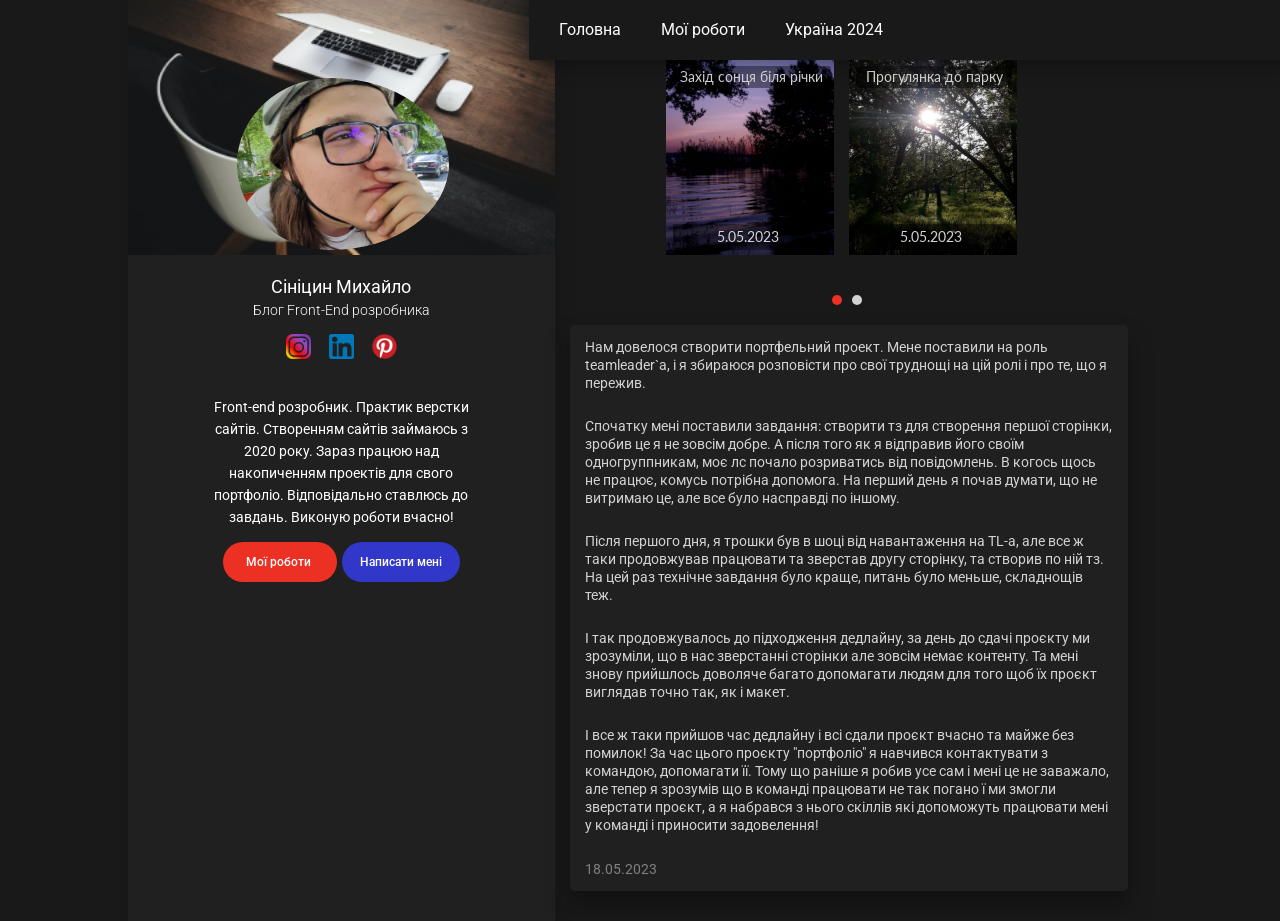
<file: index.html>
<!DOCTYPE html>
<html lang="ua">
    <head>
        <meta charset="UTF-8">
        <meta http-equiv="X-UA-Compatible" content="IE=edge">
        <meta name="viewport" content="width=device-width, initial-scale=1.0">
        <title>Портфолио</title>
        <link rel="preconnect" href="https://fonts.googleapis.com">
        <link rel="preconnect" href="https://fonts.gstatic.com" crossorigin>
        <link href="https://fonts.googleapis.com/css2?family=Lato:wght@400;700;900&family=Roboto:wght@400;500;700&display=swap" rel="stylesheet">
        <link rel="stylesheet" href="css/slick.css">
        <link rel="stylesheet" href="css/style.css">
    </head>
    <body>
        <div class="wrapper">
            <div class="nav">
                <span class="nav__title">
                    Головна
                </span>
                <input type="checkbox" id="burger">
                <label id="toggle" for="burger">
                    <span></span>
                </label>
                <nav class="menu">
                    <ul class="menu__list">
                        <li class="menu__item">
                            <a class="menu__link" href="index.html">
                                Головна
                            </a>
                        </li>
                        <li class="menu__item">
                            <a class="menu__link" href="works.html">
                                Мої роботи
                            </a>
                        </li>
                        <li class="menu__item">
                            <a class="menu__link" href="self-dev.html">
                                Україна 2024
                            </a>
                        </li>
                    </ul>
                </nav>
            </div>
            <header class="header">
                <div class="header__box">
                    <img class="header__img" src="img/header/header-img.png" alt="">
                    <img class="header__avatar" src="img/header/i-avatar.jpg" alt="">
                    <div class="header__name">
                        <h3 class="header__title">
                            Сініцин Михайло
                        </h3>
                        <h5 class="header__subtitle">
                            Блог Front-End розробника
                        </h5>
                    </div>
                    <div class="header__links">
                        <a class="header__link" href="https://www.instagram.com/shadoweus/">
                            <img class="header__social" src="img/socials/instagram.png" alt="">
                        </a>
                        <a class="header__link" href="https://www.linkedin.com/in/betacomputer-%D1%81%D0%B8%D0%BD%D0%B8%D1%86%D1%8B%D0%BD-96019026b/">
                            <img class="header__social" src="img/socials/linkedin.png" alt="">
                        </a>
                        <a class="header__link" href="https://www.pinterest.com/depcolin/">
                            <img class="header__social" src="img/socials/pinterest.png" alt="">
                        </a>
                    </div>
                    <div class="header__content">
                        <p class="header__text">
                            Front-end розробник. Практик верстки сайтів. Створенням сайтів займаюсь з 2020 року. Зараз працюю над накопиченням проектів для свого портфоліо. Відповідально ставлюсь до завдань. Виконую роботи вчасно!
                        </p>
                        <div class="header__buttons">
                            <a class="header__button header__button--red" href="works.html">
                                Мої роботи
                            </a>
                            <a class="header__button header__button--blue" href="#" onclick="messageAlert()">
                                Написати мені
                            </a>
                        </div>
                    </div>
                </div>
            </header>

            <main class="main">
                <section class="slider-blog" id="blog">
                    <div class="container">
                        <div class="slider-blog__inner">
                            <div class="slider-blog__item">
                                <div class="slider-blog__wrapper">
                                    <div class="slider-blog__box">
                                        <p class="slider-blog__text slider-blog__text--bg">
                                            Захід сонця біля річки
                                        </p>
                                        <p class="slider-blog__text slider-blog__text--two">
                                            5.05.2023
                                        </p>
                                    </div>
                                    <div class="slider-blog__box slider-blog__box--two">
                                        <p class="slider-blog__text slider-blog__text--bg">
                                            Прогулянка до парку
                                        </p>
                                        <p class="slider-blog__text slider-blog__text--two">
                                            5.05.2023
                                        </p>
                                    </div>
                                </div>
                            </div>
                            <div class="slider-blog__item">
                                <div class="slider-blog__wrapper">
                                    <div class="slider-blog__box slider-blog-box-three">
                                        <p class="slider-blog__text slider-blog__text--bg">
                                            Трішки кодингу
                                        </p>
                                        <p class="slider-blog__text slider-blog__text--two">
                                            18.05.2023
                                        </p>
                                    </div>
                                    <div class="slider-blog__box slider-blog__box--two slider-blog__box-four">
                                        <p class="slider-blog__text slider-blog__text--bg">
                                            Прогулянка з друзями
                                        </p>
                                        <p class="slider-blog__text slider-blog__text--two">
                                            20.04.2023
                                        </p>
                                    </div>
                                </div>
                            </div>
                        </div>
                    </div>
                </section>

                <section class="news">
                    <div class="container">
                        <div class="news__inner">
                            <div class="news__item">
                                <div class="news__box">
                                    <p class="news__text">
                                        Нам довелося створити портфельний проект.
                                        Мене поставили на роль teamleader`a, і я збираюся розповісти про свої труднощі на цій ролі і про те, що я пережив.
                                    </p>
                                    <p class="news__text">
                                        Спочатку мені поставили завдання: створити тз для створення першої сторінки, зробив це я не зовсім добре. А після того як я відправив його своїм одногруппникам, моє лс почало розриватись від повідомлень. В когось щось не працює, комусь потрібна допомога. На перший день я почав думати, що не витримаю це, але все було насправді по іншому.
                                    </p>
                                    <p class="news__text">
                                        Після першого дня, я трошки був в шоці від навантаження на TL-а, але все ж таки продовжував працювати та зверстав другу сторінку, та створив по ній тз. На цей раз технічне завдання було краще, питань було меньше, складнощів теж.                                    
                                    </p>
                                    <p class="news__text">
                                        І так продовжувалось до підходження дедлайну, за день до сдачі проєкту ми зрозуміли, що в нас зверстанні сторінки але зовсім немає контенту. Та мені знову прийшлось доволяче багато допомагати людям для того щоб їх проєкт виглядав точно так, як і макет.
                                    </p>
                                    <p class="news__text">
                                        І все ж таки прийшов час дедлайну і всі сдали проєкт вчасно та майже без помилок! За час цього проєкту "портфоліо" я навчився контактувати з командою, допомагати її. Тому що раніше я робив усе сам і мені це не заважало, але тепер я зрозумів що в команді працювати не так погано ї ми змогли зверстати проєкт, а я набрався з нього скіллів які допоможуть працювати мені у команді і приносити задовелення!
                                    </p>
                                    <span class="news__date">
                                        18.05.2023
                                    </span>
                                </div>
                            </div>
                            <!-- <div class="tabs">
                                <a class="tabs__link" href="#">
                                    <
                                </a>
                                <a class="tabs__link" href="#">
                                    1
                                </a>
                                <a class="tabs__link tabs__link--active" href="#">
                                    2
                                </a>
                                <a class="tabs__link" href="#">
                                    3
                                </a>
                                <a class="tabs__link" href="#">
                                    >
                                </a>
                            </div>
                        </div> -->
                    </div>
                </section>
            </main>
        </div>

        <script src="https://ajax.googleapis.com/ajax/libs/jquery/3.6.0/jquery.min.js"></script>
        <script src="js/slick.min.js"></script>
        <script src="js/index.js"></script>
    </body>
</html>
</file>
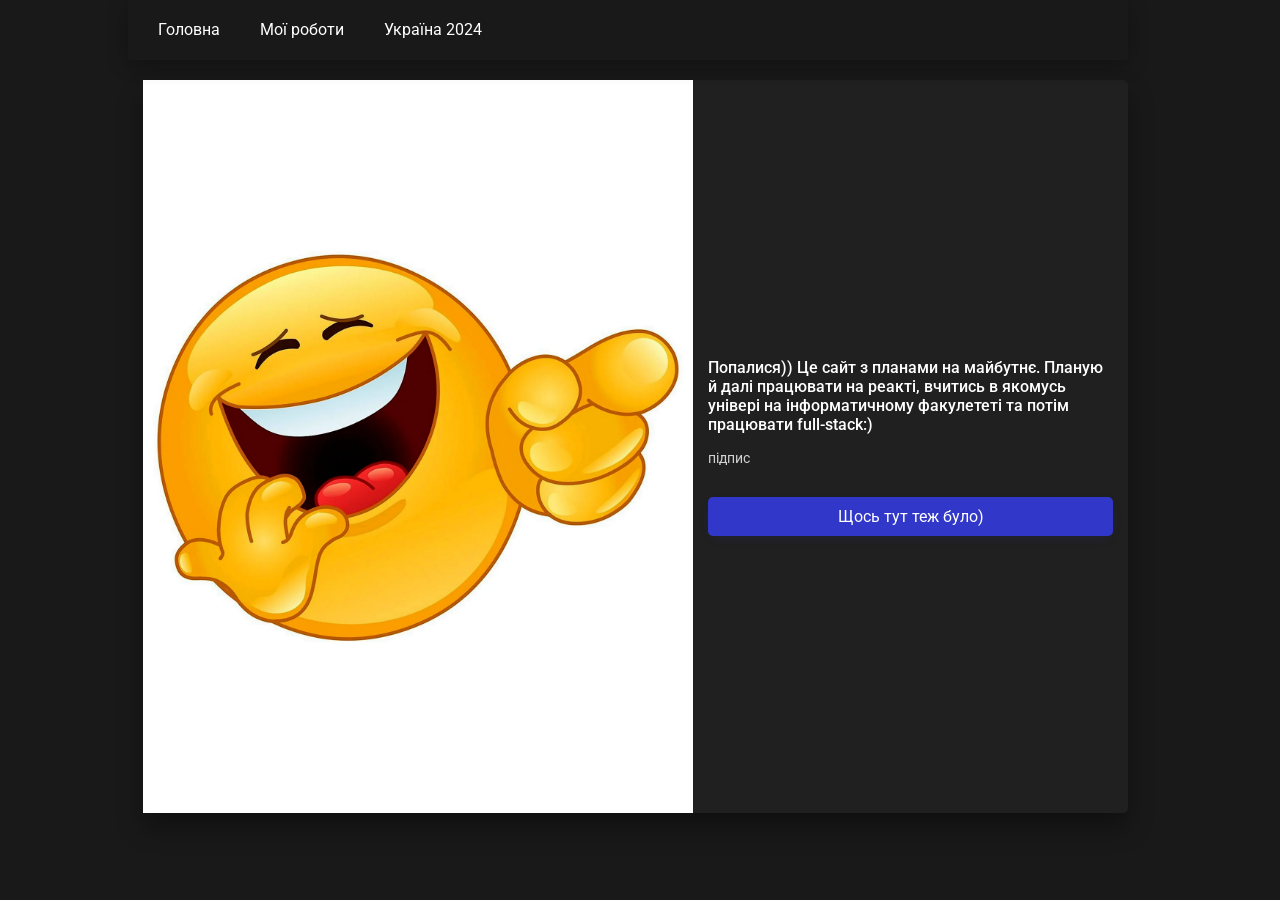
<file: self-dev.html>
<!DOCTYPE html>
<html lang="ua">
    <head>
        <meta charset="UTF-8">
        <meta http-equiv="X-UA-Compatible" content="IE=edge">
        <meta name="viewport" content="width=device-width, initial-scale=1.0">
        <title>Мої роботи</title>
        <link rel="preconnect" href="https://fonts.googleapis.com">
        <link rel="preconnect" href="https://fonts.gstatic.com" crossorigin>
        <link href="https://fonts.googleapis.com/css2?family=Lato:wght@400;700;900&family=Roboto:wght@400;500;700&display=swap" rel="stylesheet">
        <link rel="stylesheet" href="css/slick.css">
        <link rel="stylesheet" href="css/style.css">
    </head>
    <body>
        <div class="wrapper">
            <div class="nav-two">
                <span class="nav__title-two">
                    Україна 2024
                </span>
                <input type="checkbox" id="burger">
                <label id="toggle" for="burger">
                    <span></span>
                </label>
                <nav class="menu">
                    <ul class="menu__list">
                        <li class="menu__item">
                            <a class="menu__link" href="index.html">
                                Головна
                            </a>
                        </li>
                        <li class="menu__item">
                            <a class="menu__link" href="works.html">
                                Мої роботи
                            </a>
                        </li>
                        <li class="menu__item">
                            <a class="menu__link" href="self-dev.html">
                                Україна 2024
                            </a>
                        </li>
                    </ul>
                </nav>
            </div>
            <main class="main main-two">
                <section class="news news-two">
                    <div class="container">
                        <div class="news__inner news__inner-two">
                            <div class="news__item news__item-two">
                                <img class="news__img news__img-two" src="img/works/hanami.png" alt="">
                                <div class="news__box news__box-two">
                                    <h3 class="news__title">
                                        Попалися)) Це сайт з планами на майбутнє. Планую й далі працювати на реакті, вчитись в якомусь універі на інформатичному факулететі та потім працювати full-stack:)
                                    </h3>
                                    <p class="news__text">
                                        підпис
                                    </p>
                                    <a class="news__link--new" href="" target="_blank">
                                        Щось тут теж було)
                                    </a>
                                </div>
                            </div>
                        </div>
                    </div>
                </section>
            </main>
        </div>
    </body>
</html>
</file>
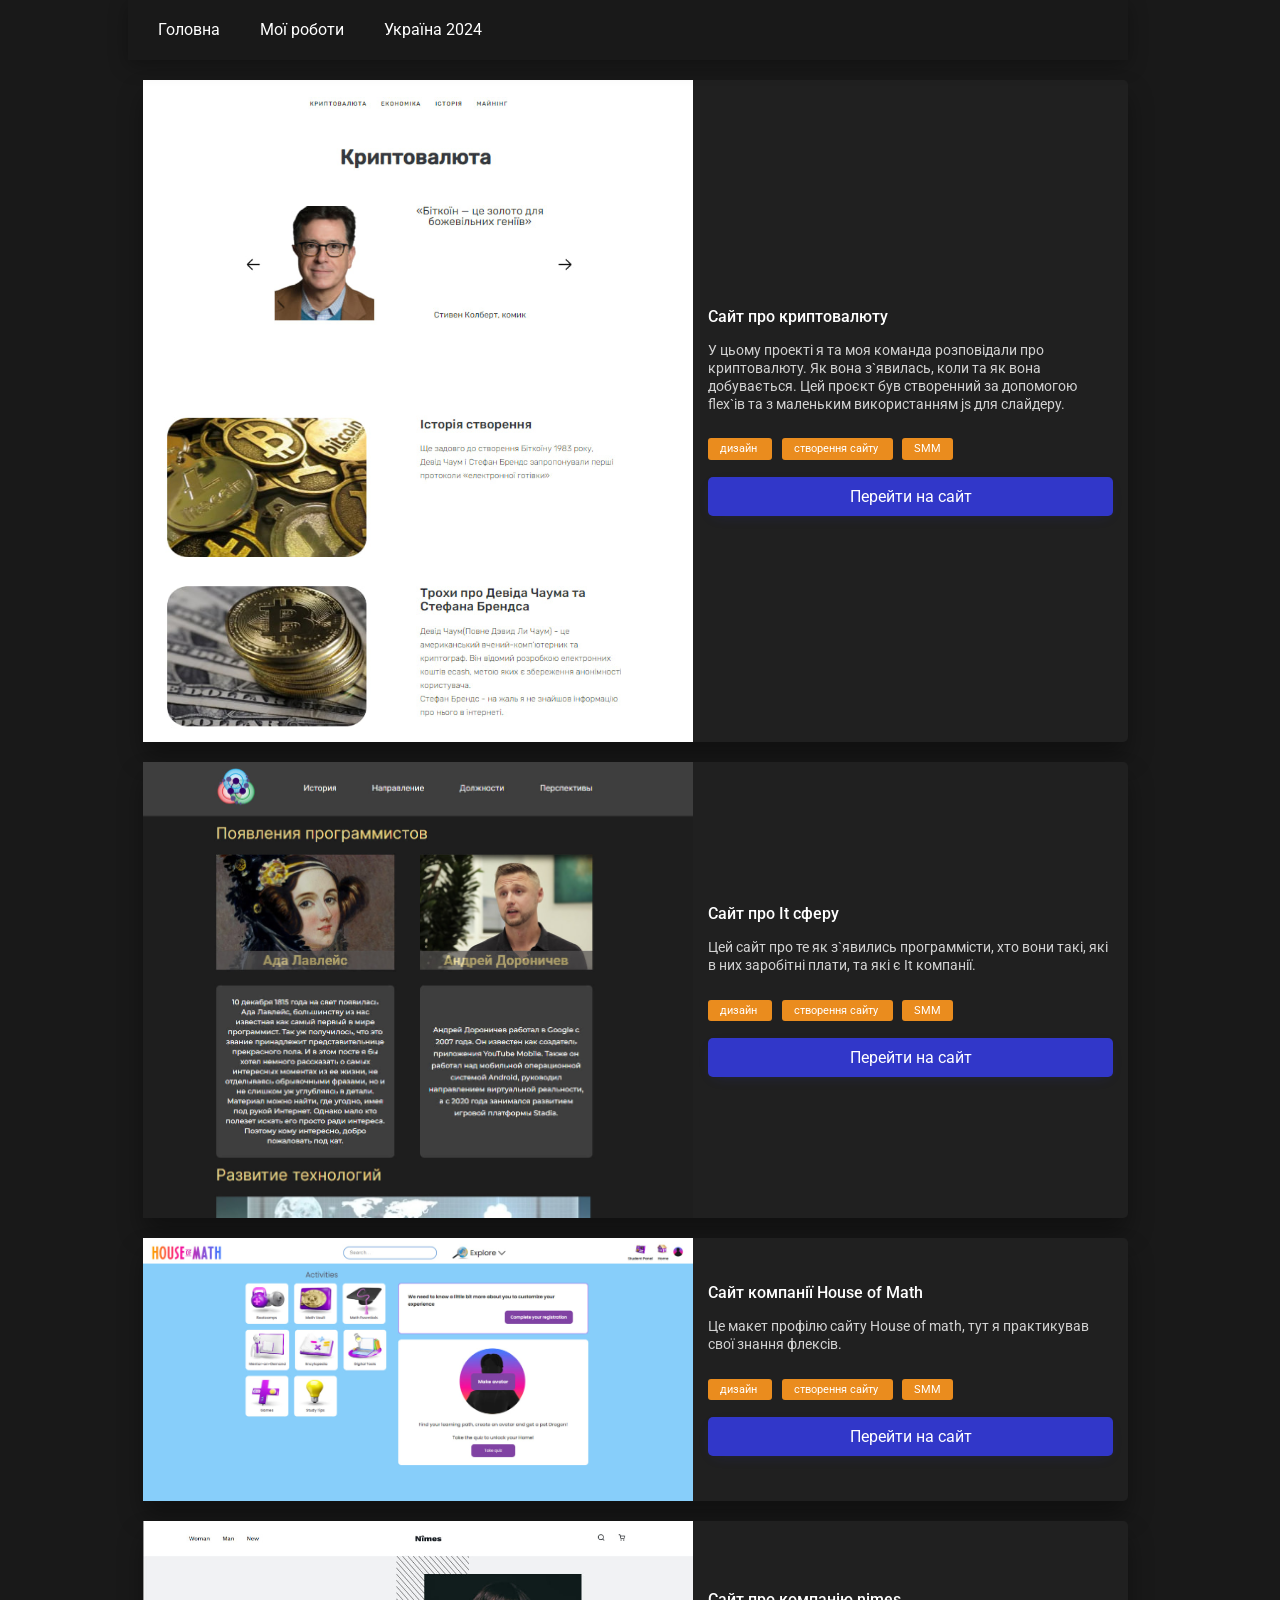
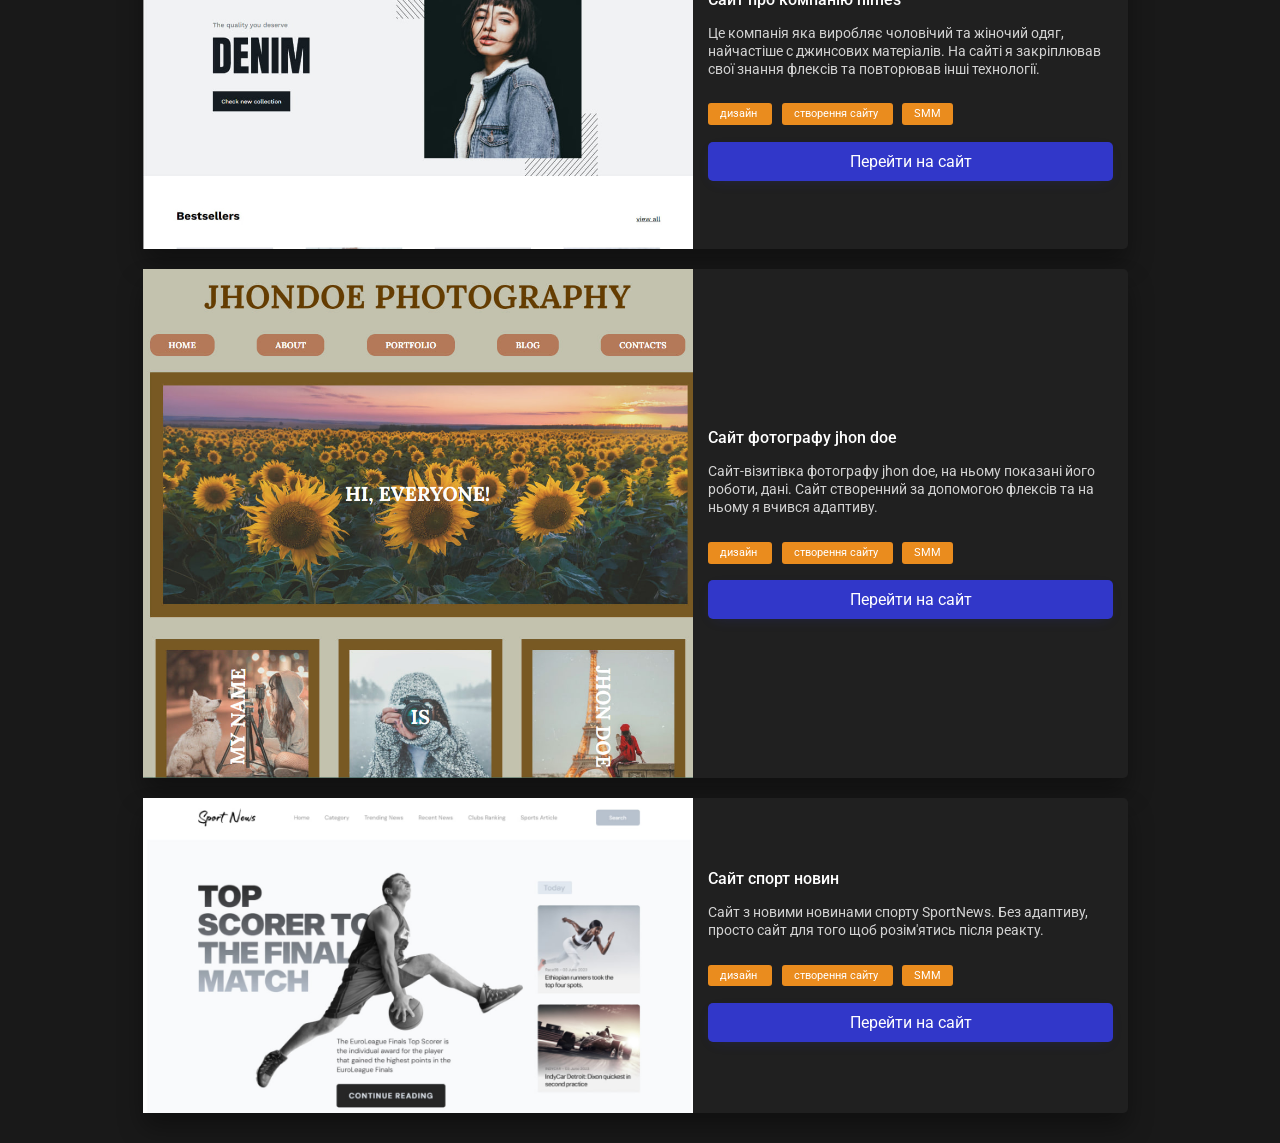
<file: works.html>
<!DOCTYPE html>
<html lang="ua">
    <head>
        <meta charset="UTF-8">
        <meta http-equiv="X-UA-Compatible" content="IE=edge">
        <meta name="viewport" content="width=device-width, initial-scale=1.0">
        <title>Мої роботи</title>
        <link rel="preconnect" href="https://fonts.googleapis.com">
        <link rel="preconnect" href="https://fonts.gstatic.com" crossorigin>
        <link href="https://fonts.googleapis.com/css2?family=Lato:wght@400;700;900&family=Roboto:wght@400;500;700&display=swap" rel="stylesheet">
        <link rel="stylesheet" href="css/slick.css">
        <link rel="stylesheet" href="css/style.css">
    </head>
    <body>
        <div class="wrapper">
            <div class="nav-two">
                <span class="nav__title-two">
                    Мої роботи
                </span>
                <input type="checkbox" id="burger">
                <label id="toggle" for="burger">
                    <span></span>
                </label>
                <nav class="menu">
                    <ul class="menu__list">
                        <li class="menu__item">
                            <a class="menu__link" href="index.html">
                                Головна
                            </a>
                        </li>
                        <li class="menu__item">
                            <a class="menu__link" href="works.html">
                                Мої роботи
                            </a>
                        </li>
                        <li class="menu__item">
                            <a class="menu__link" href="self-dev.html">
                                Україна 2024
                            </a>
                        </li>
                    </ul>
                </nav>
            </div>
            <main class="main main-two">
                <section class="news news-two">
                    <div class="container">
                        <div class="news__inner news__inner-two">
                            <div class="news__item news__item-two">
                                <img class="news__img news__img-two" src="img/news/newsphoto-1.png" alt="">
                                <div class="news__box news__box-two">
                                    <h3 class="news__title">
                                        Сайт про криптовалюту
                                    </h3>
                                    <p class="news__text">
                                        У цьому проекті я та моя команда розповідали про криптовалюту. Як вона з`явилась, коли та як вона добувається. Цей проєкт був створенний за допомогою flex`ів та з маленьким використанням js для слайдеру.                               </p>
                                    <div class="news__tag-box">
                                        <a class="news__tag" href="#">
                                            дизайн
                                        </a>
                                        <a class="news__tag" href="#">
                                            створення сайту
                                        </a>
                                        <a class="news__tag" href="#">
                                            SMM
                                        </a>
                                    </div>
                                    <a class="news__link--new" href="https://github.com/Alfacomputer/cryptocurrency/tree/f96c655bbe5db168e5b1fadbc4f4c6bc0a9fd8af/Cryptocurrency" target="_blank">
                                        Перейти на сайт
                                    </a>
                                </div>
                            </div>
                            <div class="news__item news__item-two">
                                <img class="news__img news__img-two" src="img/news/newsphoto-2.png" alt="">
                                <div class="news__box news__box-two">
                                    <h3 class="news__title">
                                        Сайт про It сферу
                                    </h3>
                                    <p class="news__text">
                                        Цей сайт про те як з`явились программісти, хто вони такі, які в них заробітні плати, та які є It компанії.
                                    </p>
                                    <div class="news__tag-box">
                                        <a class="news__tag" href="#">
                                            дизайн
                                        </a>
                                        <a class="news__tag" href="#">
                                            створення сайту
                                        </a>
                                        <a class="news__tag" href="#">
                                            SMM
                                        </a>
                                    </div>
                                    <a class="news__link--new" href="https://github.com/Alfacomputer/Alfacomputer.github.io" target="_blank">
                                        Перейти на сайт
                                    </a>
                                </div>
                            </div>
                            <div class="news__item news__item-two">
                                <img class="news__img news__img-two" src="img/news/newsphoto-3.png" alt="">
                                <div class="news__box news__box-two">
                                    <h3 class="news__title">
                                        Сайт компанії House of Math
                                    </h3>
                                    <p class="news__text">
                                           Це макет профілю сайту House of math, тут я практикував свої знання флексів.                                
                                    </p>
                                    <div class="news__tag-box">
                                        <a class="news__tag" href="#">
                                            дизайн
                                        </a>
                                        <a class="news__tag" href="#">
                                            створення сайту
                                        </a>
                                        <a class="news__tag" href="#">
                                            SMM
                                        </a>
                                    </div>
                                    <a class="news__link--new" href="https://github.com/Alfacomputer/House-of-math/tree/e8faaab7124138661a116386dfbc908b1dec258e/House%20of%20math" target="_blank">
                                        Перейти на сайт
                                    </a>
                                </div>
                            </div>
                            <div class="news__item news__item-two">
                                <img class="news__img news__img-two" src="img/news/newsphoto-4.png" alt="">
                                <div class="news__box news__box-two">
                                    <h3 class="news__title">
                                        Сайт про компанію nimes
                                    </h3>
                                    <p class="news__text">
                                        Це компанія яка виробляє чоловічий та жіночий одяг, найчастіше с джинсових матеріалів. На сайті я закріплював свої знання флексів та повторював інші технології.
                                    </p>
                                    <div class="news__tag-box">
                                        <a class="news__tag" href="#">
                                            дизайн
                                        </a>
                                        <a class="news__tag" href="#">
                                            створення сайту
                                        </a>
                                        <a class="news__tag" href="#">
                                            SMM
                                        </a>
                                    </div>
                                    <a class="news__link--new" href="https://github.com/Alfacomputer/Denim/tree/df941cb3c4b621ab00bf572ed6a3011ae7db8e20/shop" target="_blank">
                                        Перейти на сайт
                                    </a>
                                </div>
                            </div>
                            <div class="news__item news__item-two">
                                <img class="news__img news__img-two" src="img/news/newsphoto-5.png" alt="">
                                <div class="news__box news__box-two">
                                    <h3 class="news__title">
                                        Сайт фотографу jhon doe
                                    </h3>
                                    <p class="news__text">
                                        Сайт-візитівка фотографу jhon doe, на ньому показані його роботи, дані. Сайт створенний за допомогою флексів та на ньому я вчився адаптиву.
                                    </p>
                                    <div class="news__tag-box">
                                        <a class="news__tag" href="#">
                                            дизайн
                                        </a>
                                        <a class="news__tag" href="#">
                                            створення сайту
                                        </a>
                                        <a class="news__tag" href="#">
                                            SMM
                                        </a>
                                    </div>
                                    <a class="news__link--new" href="https://github.com/Alfacomputer/jhon/tree/f06d6477fcb3b15a017f91cce5d0a8e74f4cbd94/jhondoe%20photography" target="_blank">
                                        Перейти на сайт
                                    </a>
                                </div>
                            </div>
                            <div class="news__item news__item-two">
                                <img class="news__img news__img-two" src="img/news/newsphoto-6.jpg" alt="">
                                <div class="news__box news__box-two">
                                    <h3 class="news__title">
                                        Сайт спорт новин
                                    </h3>
                                    <p class="news__text">
                                        Сайт з новими новинами спорту SportNews. Без адаптиву, просто сайт для того щоб розім'ятись після реакту.
                                    </p>
                                    <div class="news__tag-box">
                                        <a class="news__tag" href="#">
                                            дизайн
                                        </a>
                                        <a class="news__tag" href="#">
                                            створення сайту
                                        </a>
                                        <a class="news__tag" href="#">
                                            SMM
                                        </a>
                                    </div>
                                    <a class="news__link--new" href="https://github.com/Alfacomputer/sportsite" target="_blank">
                                        Перейти на сайт
                                    </a>
                                </div>
                            </div>
                        </div>
                    </div>
                </section>
            </main>
        </div>
    </body>
</html>
</file>
<file: css/style.css>
* {
    padding: 0;
    margin: 0;
    box-sizing: border-box;
}

body {
    font-family: 'roboto', sans-serif;
    background: #191919;
}

h3 {
    font-weight: 400;
    font-size: 18px;
    line-height: 21px;
}

h5 {
    font-weight: 300;
    font-size: 14px;
    line-height: 16px;
    margin-top: 5px;
}

ul {
    list-style: none;
}

a {
    text-decoration: none;
}

.wrapper {
    min-width: 320px;
    margin: 0 auto;
}

/* .container {
    max-width: 300px;
    margin: 0 auto;
} */

.nav{
    display: flex;
    padding-left: 10px;
    align-items: center;
    width: 100%;
    height: 60px;
    position: fixed;
    background: #191919;
    z-index: 5;
    box-shadow: 0 5px 20px rgba(0,0,0,0.3);
}

.nav-two {
    display: flex;
    padding-left: 10px;
    align-items: center;
    width: 100%;
    height: 60px;
    background: #191919;
    z-index: 5;
    box-shadow: 0 5px 20px rgba(0,0,0,0.3);
    position: relative;
}

.nav__title {
    font-family: 'Roboto';
    font-style: normal;
    font-weight: 400;
    font-size: 14px;
    position: fixed;
    line-height: 16px;
    text-transform: uppercase;
    color: #FFFFFF;
}

.nav__title-two {
    font-family: 'Roboto';
    font-style: normal;
    font-weight: 400;
    font-size: 14px;
    line-height: 16px;
    text-transform: uppercase;
    color: #FFFFFF;
}

#burger, #toggle{
    display: none;
} 
.menu__item{
    list-style: none;
    height: 100%;
    padding: 0 20px;
    line-height: 60px;
    color: #fff;
}
.menu__item:hover{
    background: #3468AC;
    color: #fff;
}
.menu__link{
    text-decoration: none;
    color: inherit;
}

@media screen and (min-width: 960px){
    .menu{
        width: 100%;
        height: 100%;
    }
.menu__item {
    float: left;
}
}
@media screen and (min-width: 640px) and (max-width: 960px){
.menu{
    width: 100%;
    height: 100%;
}
.menu__item, [class^="block"]{
    float: left;
}
    [class^="block"]{
      width: calc(100% / 2 - 13px * 2);
    }
}

@media screen and (max-width: 640px){
    #toggle {
    display: block;
    position: absolute;
    width: 30px;
    height: 26px;
    top: calc(50% - 13px);
    right: 30px;
    cursor: pointer;
    }
    
#toggle > span {
    position: absolute;
    width: 100%;
    height: 5px;
    background: #fff;
    margin-top: 10px;
    -webkit-transition: 0.3s;
    transition: 0.3s;
}
    
#burger:checked ~ #toggle > span {
    background: transparent;
}
    #toggle > span:before, #toggle > span:after {
    content: "";
    position: absolute;
    width: 100%;
    height: 5px;
    background: #fff;
    transition: 0.3s;
}
    #toggle > span:before{
    bottom: 9px;
}
#toggle > span:after {
    top: 9px;
}
#burger:checked ~ #toggle  span:after {
    -webkit-transform: rotate(45deg);
    transform: rotate(45deg);
    top: 0;
}
#burger:checked ~ #toggle  span:before {
    -webkit-transform: rotate(-45deg);
    transform: rotate(-45deg);
    bottom: 0;
}
.menu{
    width: calc(100% - 39px);
    background: #191919;
    border-radius: 20px;
    overflow: hidden;
    box-shadow: 0 0 20px rgba(0, 0, 0, 0.2);
    position: absolute;
    left: -100%;
    top: 73px;
    opacity: 0;
    visibility: hidden;
    -webkit-transition: 0.3s;
    transition: 0.3s;
}
#burger:checked ~ .menu{
    left: 13px;
    opacity: 1;
    visibility: visible;
    }
}

.header__box {
    display: grid;
    grid-template-rows: 13% 33% repeat(3,6%) 33%;
    grid-template-columns: 20% 60% 20%;
    height: 600px;
}

.header__avatar {
    grid-row: 2 / 3;
    grid-column: 2;
    width: 100%;
    max-height: 172px;
    border-radius: 100%;
}

.header__name {
    grid-row: 3 / 4;
    grid-column: 2;
    text-align: center;
    color: #fff;
}

.header__links {
    display: flex;
    justify-content: center;
    align-items: center;
    grid-row: 4 / 6;
    grid-column: 2;
}

.header__link + .header__link {
    margin-left: 18px;
}

.header__social {
    width: 25px;
}

.header__content {
    display: flex;
    flex-direction: column;
    align-items: center;
    grid-column: 1 / span 3;
    text-align: center;
    justify-content: space-around;
}

.header__text {
    max-width: 255px;
    color: #fff;
    font-weight: 400;
    font-size: 14px;
    line-height: 22px;
}

.header__button {
    border-radius: 25px;
    font-weight: 500;
    font-size: 12px;
    line-height: 14px;
    color: #fff;
    transition: all .3s;
}

.header__button + .header__button {
    margin-left: 5px;
}

.header__button--red {
    background: #ED3024;
    padding: 13px 23px;
}

.header__button--red:hover {
    background: rgba(242, 63, 63, 0.2);
}

.header__button--blue {
    background: #3137C9;
    padding: 13px 18px;
}

.header__button--blue:hover {
    background: rgba(32, 84, 219, 0.35);
}

main {
    font-family: 'Lato' sans-serif;
}

.slider-blog__wrapper {
    display: flex;
    justify-content: space-around;
}

.slider-blog__box {
    display: flex;
    flex-direction: column;
    justify-content: space-between;
    padding-top: 6px;
    padding-left: 7px;
    padding-right: 5px;
    padding-bottom: 5px;
    font-family: 'Lato', sans-serif;
    font-style: normal;
    font-weight: 400;
    font-size: 14px;
    line-height: 16px; 
    color: #d4d4d4;
    background-image: url('../img/slider/photo-1.jpg');
    background-repeat: no-repeat;
    background-size: cover;
    width: 43.75%;
    height: 195px;
}

.slider-blog__text--two {
    display: flex;
    justify-content: center;
    background: #00000067;
    border-radius: 1px;
    padding: 5px;
}

.slider-blog__text--bg {
    background: #00000067;
    border-radius: 3px;
    padding: 3px;
    text-align: center;
}

.slider-blog__box--two {
    background-image: url('../img/slider/photo-2.jpg');
    background-repeat: no-repeat;
    width: 43.75%;
    height: 195px;
}
.slider-blog-box-three{
    background-image: url('../img/slider/photo-3.jpg');
    background-repeat: no-repeat;
    width: 43.75%;
    height: 195px;
}
.slider-blog__box-four{
    background-image: url('../img/slider/photo-4.jpg');
}
.slick-dots {
    display: flex;
    justify-content: center;
    margin-top: 30px;
}

.slick-dots button {
    transition: all .3s;
    background: transparent;
    border: none;
    width: 10px;
    height: 10px;
    background: #D2D2D2;
    border-radius: 100px;
    margin-left: 10px;
    font-size: 0;
    padding: 0;
}

.slick-dots .slick-active button {
    opacity: 1;
    background: #ED3023;
}

.news {
    margin-top: 20px;
    padding-bottom: 30px;
}

.news__title {
    font-weight: 400;
    font-size: 20px;
    line-height: 21px;
    color: #fff;
}

.news__item {
    background: #202020;
    box-shadow: 0px 15px 25px rgba(0, 0, 0, 0.35);
    border-radius: 5px;
}
.news__item-two{
    display: flex;
    flex-direction: column;
    justify-content: space-between;
}
.news__item {
    margin-top: 20px;
}

.news__box {
    padding: 13px 15px;
}

.news__title {
    font-weight: 500;
    font-size: 16px;
    line-height: 19px;
    margin-bottom: 15px;
}
/* p{
    font-family: 'Lato', sans-serif;
} */
.news__text {
    margin-bottom: 15px;
    font-weight: 400;
    font-size: 14px;
    line-height: 18px;
    color: #D2D2D2;
    padding-bottom: 10px;
}

.news__img {
    width: 100%;
}

.news__link {
    color: #107EFF;
}

.news__link--new {
    display: flex;
    justify-content: center;
    background: #3137C9;
    color: #fff;
    padding: 10px 18px;
    box-shadow: 0px 4px 15px -7px rgba(48, 55, 201, 0.3);
    border-radius: 5px;
    margin-top: 20px;
}
.news__tag{
    padding: 4.35px 12px;
    background: #EA8C1E;
    border-radius: 3px;
    font-size: 0.7em;
    font-weight: 400;
    line-height: 13px;
    color: #FFFFFF;
}
.news__tag + .news__tag{
    margin-left: 9.5px;
}
.news__subtext {
    display: flex;
    justify-content: space-between;
    font-weight: 400;
    font-size: 14px;
    line-height: 14px;
    color: #828282;
    margin-bottom: 15px;
}

.news__date {
    font-weight: 400;
    font-size: 14px;
    line-height: 14px;
    color: #828282;
}

/* .tabs {
    display: flex;
    justify-content: center;
    padding-top: 30px;
    padding-bottom: 50px;
}

.tabs__link {
    font-weight: 400;
    font-size: 14px;
    line-height: 16px;
    text-align: center;
    background: #0D0D0D;
    box-shadow: 0px 0px 10px rgba(0, 0, 0, 0.15);
    border-radius: 3px;
    padding: 12px 16px;
    color: #fff;
} */

.tabs__link + .tabs__link {
    margin-left: 20px;
}

.tabs__link--active {
    background: #104BE3;
}

@media(min-width: 375px) {
    .header__img {
        min-width: 375px;
    }
}

@media(min-width: 425px) {
    .header__img {
        min-width: 425px;
    }
    .header__avatar {
        width: 92%;
        padding-left: 24px;
    }
    .slider-blog__box {
        width: 37.75%;
    }
    .slider-blog__box--two {
        width: 38.75%;
    }
}

@media(min-width: 768px) {
    .wrapper {
        display: grid;
        grid-template-columns: 41.7% 56%;
        max-width: 768px;
    }
    .nav {
        width: 60%;
        right: -13px;
    }
    .nav__title {
        display: none;
    }
    .nav-two{
        grid-column: 1 / 3;
    }
    .nav__title-two{
        display: none;
    }
    .main-two{
        grid-column: 1 / 3;
    }
    .news__item-two{
        flex-direction: row;
        align-items: center;
    }
    .news__img-two{
        width: 60%;
    }
    .header {
        background: #202020;
        box-shadow: 5px 0px 15px rgba(5, 5, 5, 0.1);
    }
    .slider-blog {
        margin-top: 60px;
    }   
    .slider-blog__wrapper {
        display: flex;
        justify-content: center;
        padding-right: 31px;
        margin-left: 30px;
    }
    .news__inner {
        margin-left: 15px;
        /* margin-left: 30px; */
    }
    .slider-blog__text--two {
        display: flex;
        justify-content: center;
        padding-right: 12px;
    }
    .news__subtext {
        display: flex;
        justify-content: space-between;
        margin-bottom: 20px;
        color: grey;
    }
    .news__date {
        color: grey;
    }
    .header__img {
        min-width: 320px;
    }
}

@media(min-width: 1024px) {
    .wrapper {
        max-width: 1024px;
    }
    .nav {
        width: 60%;
        right: -17px;
    }
    .header__img {
        min-width: 427px;
    }
    .slider-blog__box--two {
        width: 32.75%;
    }
    .slider-blog__box {
        width: 32.75%;
        margin-left: 15px;
    }
    .slider-blog__box + .slider-blog__box {
        margin-right: 15px;
    }
    .news__img-two{
        min-width: 550px;
    }
}

@media(min-width: 1440px) {
    .nav {
        width: 57%;
    }
}

@media(min-width: 1920px) {
    .nav {
        width: 55%;
        right: -11px;
    }
}
</file>
